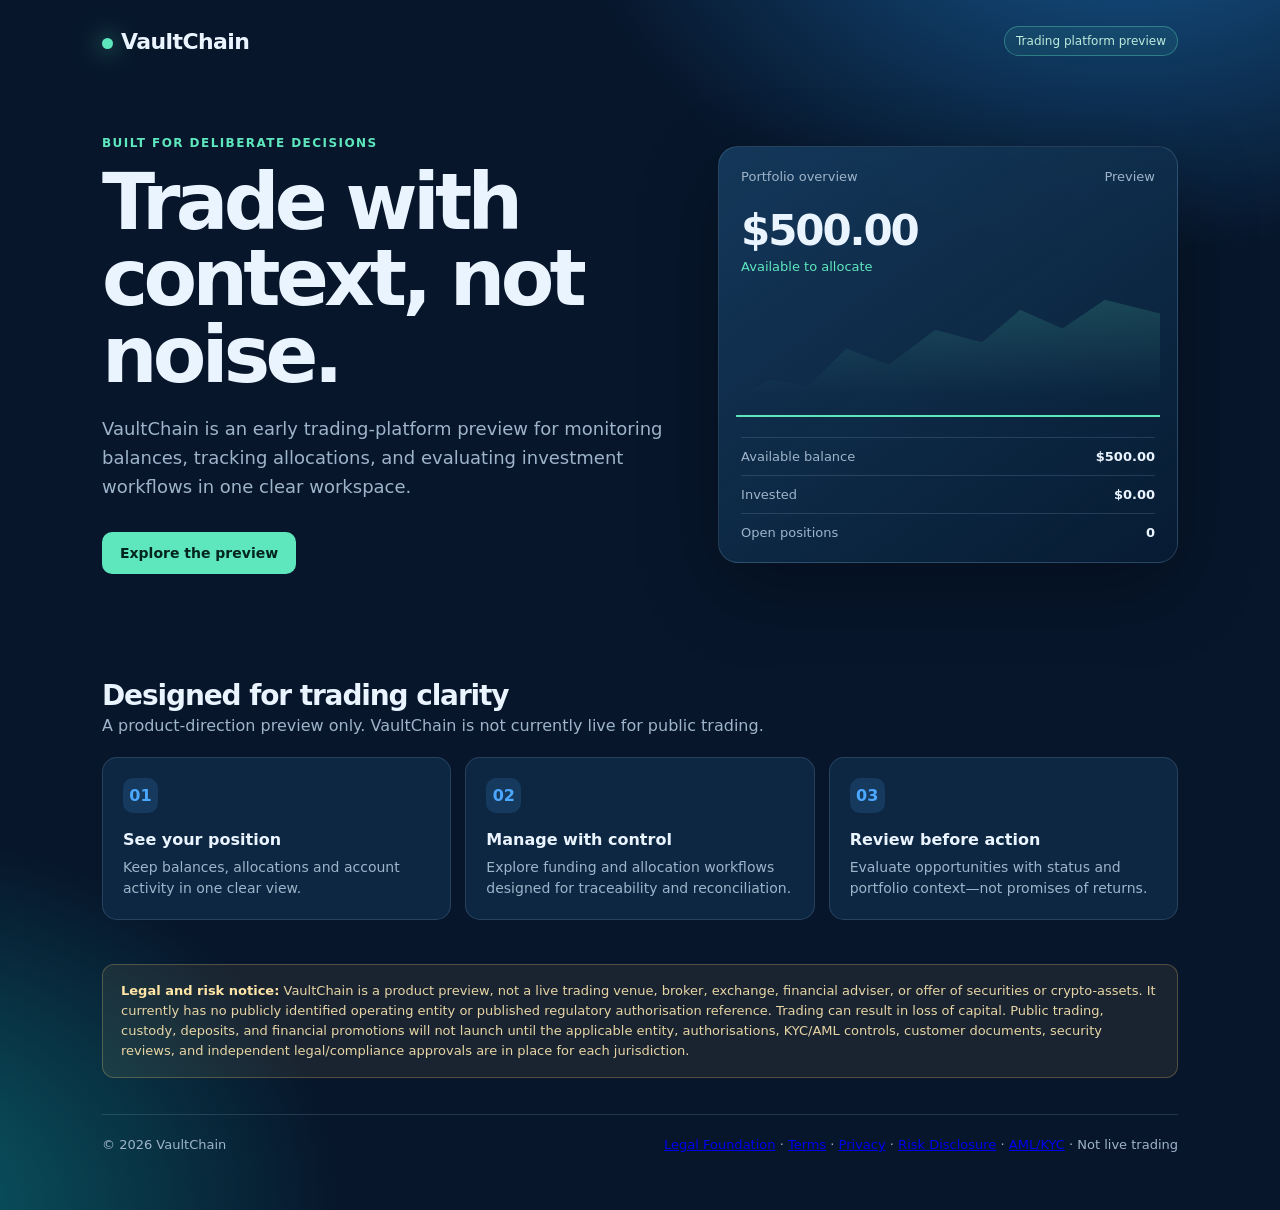
<file: index.html>
<!doctype html>
<html lang="en">
<head>
  <meta charset="utf-8" />
  <meta name="viewport" content="width=device-width, initial-scale=1" />
  <meta name="theme-color" content="#07162b" />
  <title>VaultChain — Trading Platform Preview</title>
  <style>
    :root{--ink:#eaf4ff;--muted:#9eb4ca;--navy:#07162b;--navy2:#0b2440;--blue:#4ca7ff;--mint:#5ee6bd;--card:rgba(15,43,72,.82);--line:rgba(173,211,242,.16)}
    *{box-sizing:border-box} body{margin:0;font-family:Inter,ui-sans-serif,system-ui,-apple-system,BlinkMacSystemFont,"Segoe UI",sans-serif;color:var(--ink);background:radial-gradient(900px 600px at 88% -10%,#16578f 0%,transparent 62%),radial-gradient(720px 580px at -10% 100%,#0a5f69 0%,transparent 65%),var(--navy);min-height:100vh}
    .shell{max-width:1120px;margin:auto;padding:26px 22px 58px}.nav{display:flex;justify-content:space-between;align-items:center;gap:18px}.brand{font-size:22px;font-weight:800;letter-spacing:-.6px}.brand i{display:inline-block;width:11px;height:11px;margin-right:8px;border-radius:50%;background:var(--mint);box-shadow:0 0 24px var(--mint)}.tag{font-size:12px;color:#bdebdc;border:1px solid rgba(94,230,189,.35);background:rgba(94,230,189,.08);padding:7px 11px;border-radius:999px}
    .hero{padding:80px 0 50px;display:grid;grid-template-columns:1.1fr .9fr;gap:54px;align-items:center}.eyebrow{color:var(--mint);font-weight:700;letter-spacing:.12em;font-size:12px;text-transform:uppercase}.hero h1{font-size:clamp(42px,7vw,78px);line-height:.98;letter-spacing:-.06em;margin:14px 0 22px}.hero p{font-size:18px;line-height:1.6;color:var(--muted);max-width:580px}.actions{display:flex;gap:12px;margin-top:30px;flex-wrap:wrap}.btn{border-radius:10px;padding:13px 18px;font-weight:750;text-decoration:none;font-size:14px}.primary{background:var(--mint);color:#03251f}.secondary{border:1px solid var(--line);color:var(--ink);background:rgba(255,255,255,.03)}
    .panel{border:1px solid var(--line);border-radius:20px;background:linear-gradient(145deg,rgba(21,58,93,.94),rgba(8,29,52,.88));box-shadow:0 25px 80px rgba(0,0,0,.3);padding:22px}.panel-head{display:flex;justify-content:space-between;color:var(--muted);font-size:13px}.amount{font-size:42px;font-weight:800;letter-spacing:-.05em;margin:22px 0 4px}.up{color:var(--mint);font-size:13px}.chart{height:125px;margin:18px -5px 20px;background:linear-gradient(180deg,rgba(94,230,189,.18),transparent 84%);clip-path:polygon(0 84%,8% 70%,17% 75%,26% 45%,36% 58%,47% 30%,58% 40%,67% 14%,77% 29%,87% 6%,100% 17%,100% 100%,0 100%);border-bottom:2px solid var(--mint)}.rows{display:grid;gap:11px}.row{display:flex;justify-content:space-between;padding-top:11px;border-top:1px solid var(--line);font-size:13px}.row span{color:var(--muted)}
    .grid{display:grid;grid-template-columns:repeat(3,1fr);gap:14px;margin-top:16px}.card{border:1px solid var(--line);border-radius:15px;background:var(--card);padding:20px}.icon{width:35px;height:35px;border-radius:10px;display:grid;place-items:center;background:rgba(76,167,255,.15);color:var(--blue);font-weight:800}.card h3{font-size:16px;margin:17px 0 8px}.card p{font-size:14px;line-height:1.5;color:var(--muted);margin:0}.section-title{font-size:28px;letter-spacing:-.04em;margin:55px 0 4px}.section-copy{color:var(--muted);margin:0 0 22px}.notice{margin-top:44px;padding:16px 18px;border-radius:12px;border:1px solid rgba(255,205,113,.25);background:rgba(255,205,113,.08);font-size:13px;line-height:1.55;color:#e7d5a5}.notice b{color:#ffe5a6}.footer{margin-top:36px;border-top:1px solid var(--line);padding-top:22px;color:var(--muted);font-size:13px;display:flex;justify-content:space-between;gap:15px;flex-wrap:wrap}
    @media(max-width:760px){.hero{grid-template-columns:1fr;padding-top:58px;gap:30px}.grid{grid-template-columns:1fr}.hero h1{font-size:51px}.panel{max-width:520px}.nav{align-items:flex-start;flex-direction:column;gap:12px}}
  </style>
</head>
<body>
  <main class="shell">
    <nav class="nav"><div class="brand"><i></i>VaultChain</div><div class="tag">Trading platform preview</div></nav>
    <section class="hero">
      <div><div class="eyebrow">Built for deliberate decisions</div><h1>Trade with context, not noise.</h1><p>VaultChain is an early trading-platform preview for monitoring balances, tracking allocations, and evaluating investment workflows in one clear workspace.</p><div class="actions"><a class="btn primary" href="#how">Explore the preview</a></div></div>
      <aside class="panel" aria-label="Illustrative portfolio card"><div class="panel-head"><span>Portfolio overview</span><span>Preview</span></div><div class="amount">$500.00</div><div class="up">Available to allocate</div><div class="chart"></div><div class="rows"><div class="row"><span>Available balance</span><b>$500.00</b></div><div class="row"><span>Invested</span><b>$0.00</b></div><div class="row"><span>Open positions</span><b>0</b></div></div></aside>
    </section>
    <section id="how"><h2 class="section-title">Designed for trading clarity</h2><p class="section-copy">A product-direction preview only. VaultChain is not currently live for public trading.</p><div class="grid"><article class="card"><div class="icon">01</div><h3>See your position</h3><p>Keep balances, allocations and account activity in one clear view.</p></article><article class="card"><div class="icon">02</div><h3>Manage with control</h3><p>Explore funding and allocation workflows designed for traceability and reconciliation.</p></article><article class="card"><div class="icon">03</div><h3>Review before action</h3><p>Evaluate opportunities with status and portfolio context—not promises of returns.</p></article></div></section>
    <div class="notice"><b>Legal and risk notice:</b> VaultChain is a product preview, not a live trading venue, broker, exchange, financial adviser, or offer of securities or crypto-assets. It currently has no publicly identified operating entity or published regulatory authorisation reference. Trading can result in loss of capital. Public trading, custody, deposits, and financial promotions will not launch until the applicable entity, authorisations, KYC/AML controls, customer documents, security reviews, and independent legal/compliance approvals are in place for each jurisdiction.</div>
    <footer class="footer"><span>© 2026 VaultChain</span><span><a href="legal-foundation.html">Legal Foundation</a> · <a href="terms.html">Terms</a> · <a href="privacy.html">Privacy</a> · <a href="risk.html">Risk Disclosure</a> · <a href="aml-kyc.html">AML/KYC</a> · Not live trading</span></footer>
  </main>
</body>
</html>
</file>
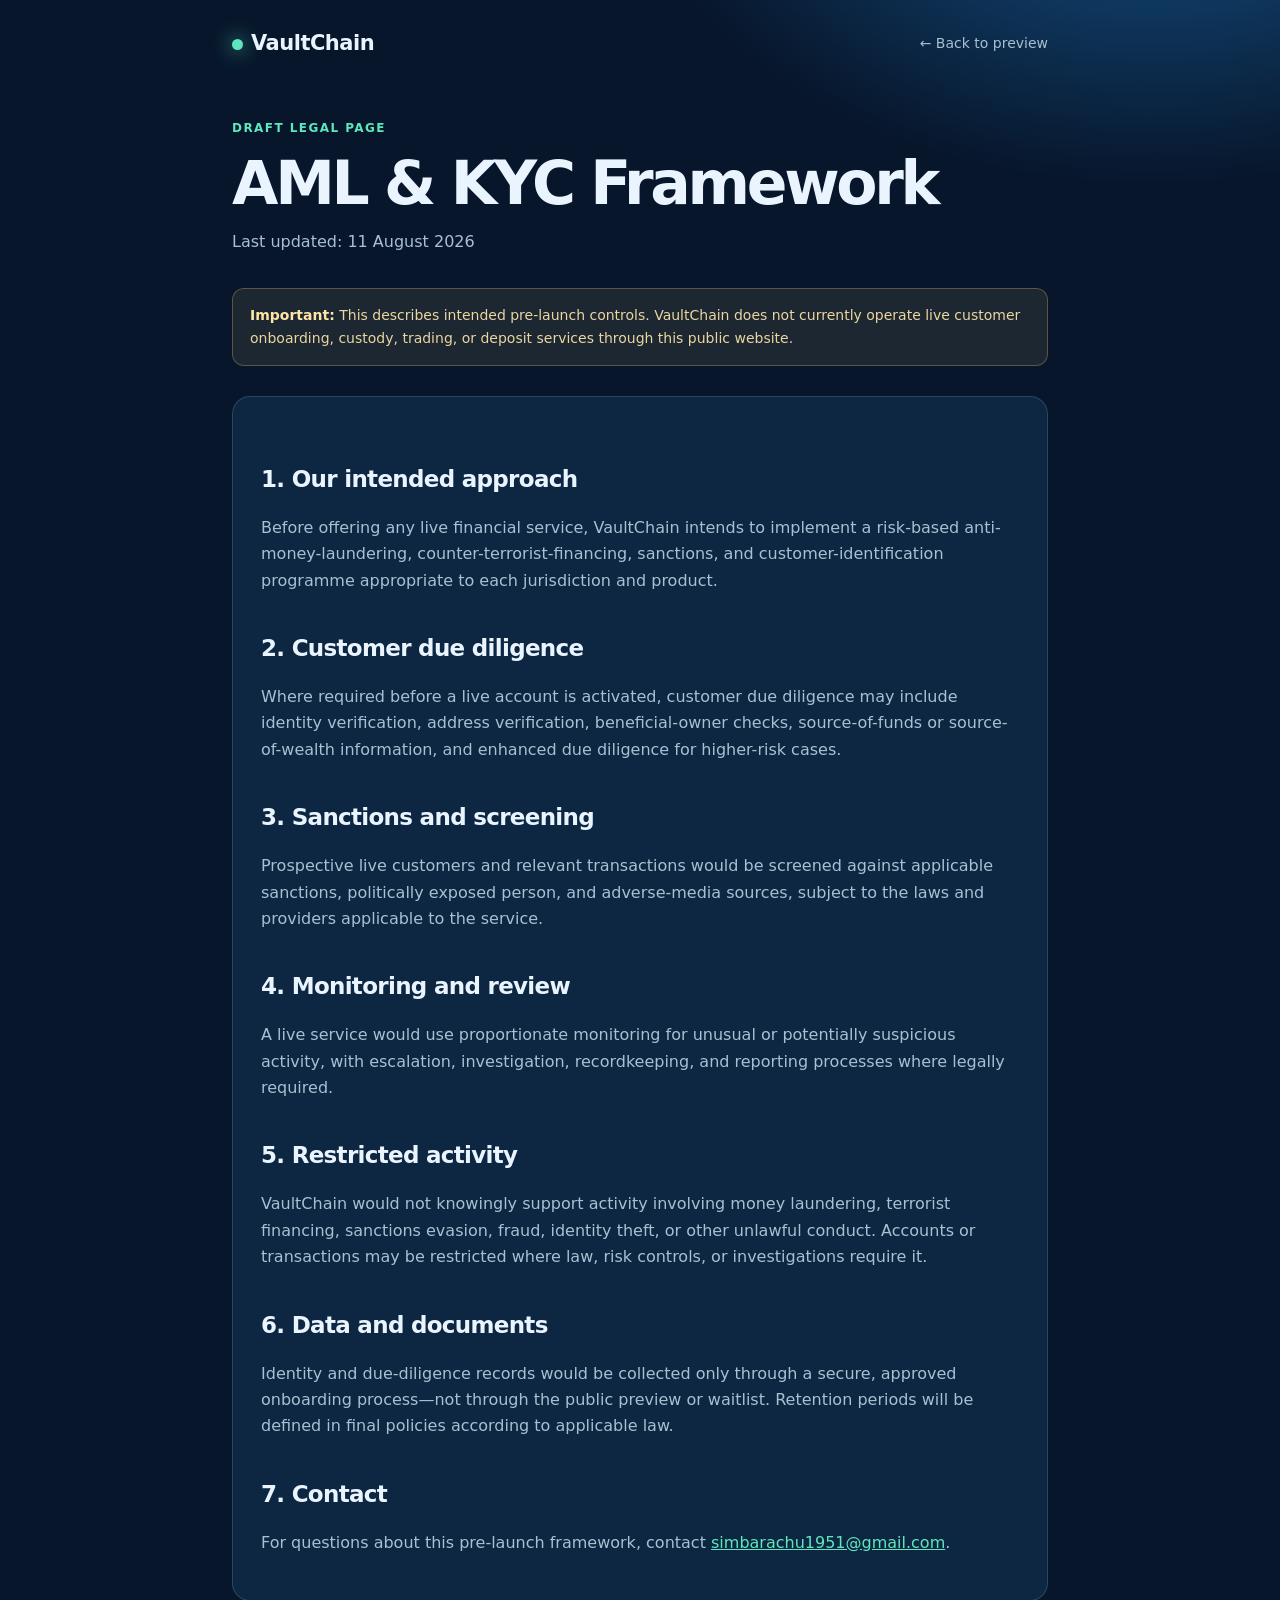
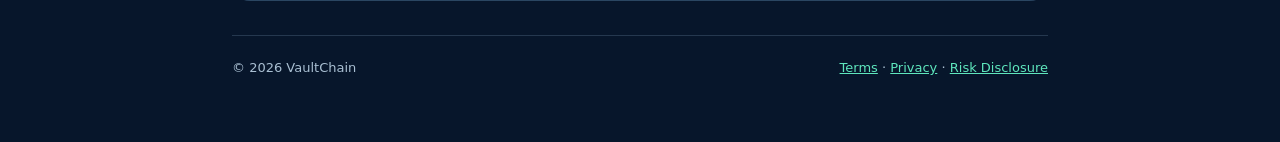
<file: aml-kyc.html>
<!doctype html><html lang="en"><head><meta charset="utf-8"><meta name="viewport" content="width=device-width,initial-scale=1"><title>AML & KYC Framework — VaultChain</title><link rel="stylesheet" href="legal.css"></head><body><main class="shell"><nav class="nav"><a class="brand" href="index.html"><i></i>VaultChain</a><a class="back" href="index.html">← Back to preview</a></nav><div class="eyebrow">Draft legal page</div><h1>AML &amp; KYC Framework</h1><p class="updated">Last updated: 11 August 2026</p><div class="notice"><b>Important:</b> This describes intended pre-launch controls. VaultChain does not currently operate live customer onboarding, custody, trading, or deposit services through this public website.</div><article class="content"><h2>1. Our intended approach</h2><p>Before offering any live financial service, VaultChain intends to implement a risk-based anti-money-laundering, counter-terrorist-financing, sanctions, and customer-identification programme appropriate to each jurisdiction and product.</p><h2>2. Customer due diligence</h2><p>Where required before a live account is activated, customer due diligence may include identity verification, address verification, beneficial-owner checks, source-of-funds or source-of-wealth information, and enhanced due diligence for higher-risk cases.</p><h2>3. Sanctions and screening</h2><p>Prospective live customers and relevant transactions would be screened against applicable sanctions, politically exposed person, and adverse-media sources, subject to the laws and providers applicable to the service.</p><h2>4. Monitoring and review</h2><p>A live service would use proportionate monitoring for unusual or potentially suspicious activity, with escalation, investigation, recordkeeping, and reporting processes where legally required.</p><h2>5. Restricted activity</h2><p>VaultChain would not knowingly support activity involving money laundering, terrorist financing, sanctions evasion, fraud, identity theft, or other unlawful conduct. Accounts or transactions may be restricted where law, risk controls, or investigations require it.</p><h2>6. Data and documents</h2><p>Identity and due-diligence records would be collected only through a secure, approved onboarding process—not through the public preview or waitlist. Retention periods will be defined in final policies according to applicable law.</p><h2>7. Contact</h2><p>For questions about this pre-launch framework, contact <a href="mailto:simbarachu1951@gmail.com?subject=VaultChain%20AML%20and%20KYC%20question">simbarachu1951@gmail.com</a>.</p></article><footer class="footer"><span>© 2026 VaultChain</span><span><a href="terms.html">Terms</a> · <a href="privacy.html">Privacy</a> · <a href="risk.html">Risk Disclosure</a></span></footer></main></body></html>
</file>
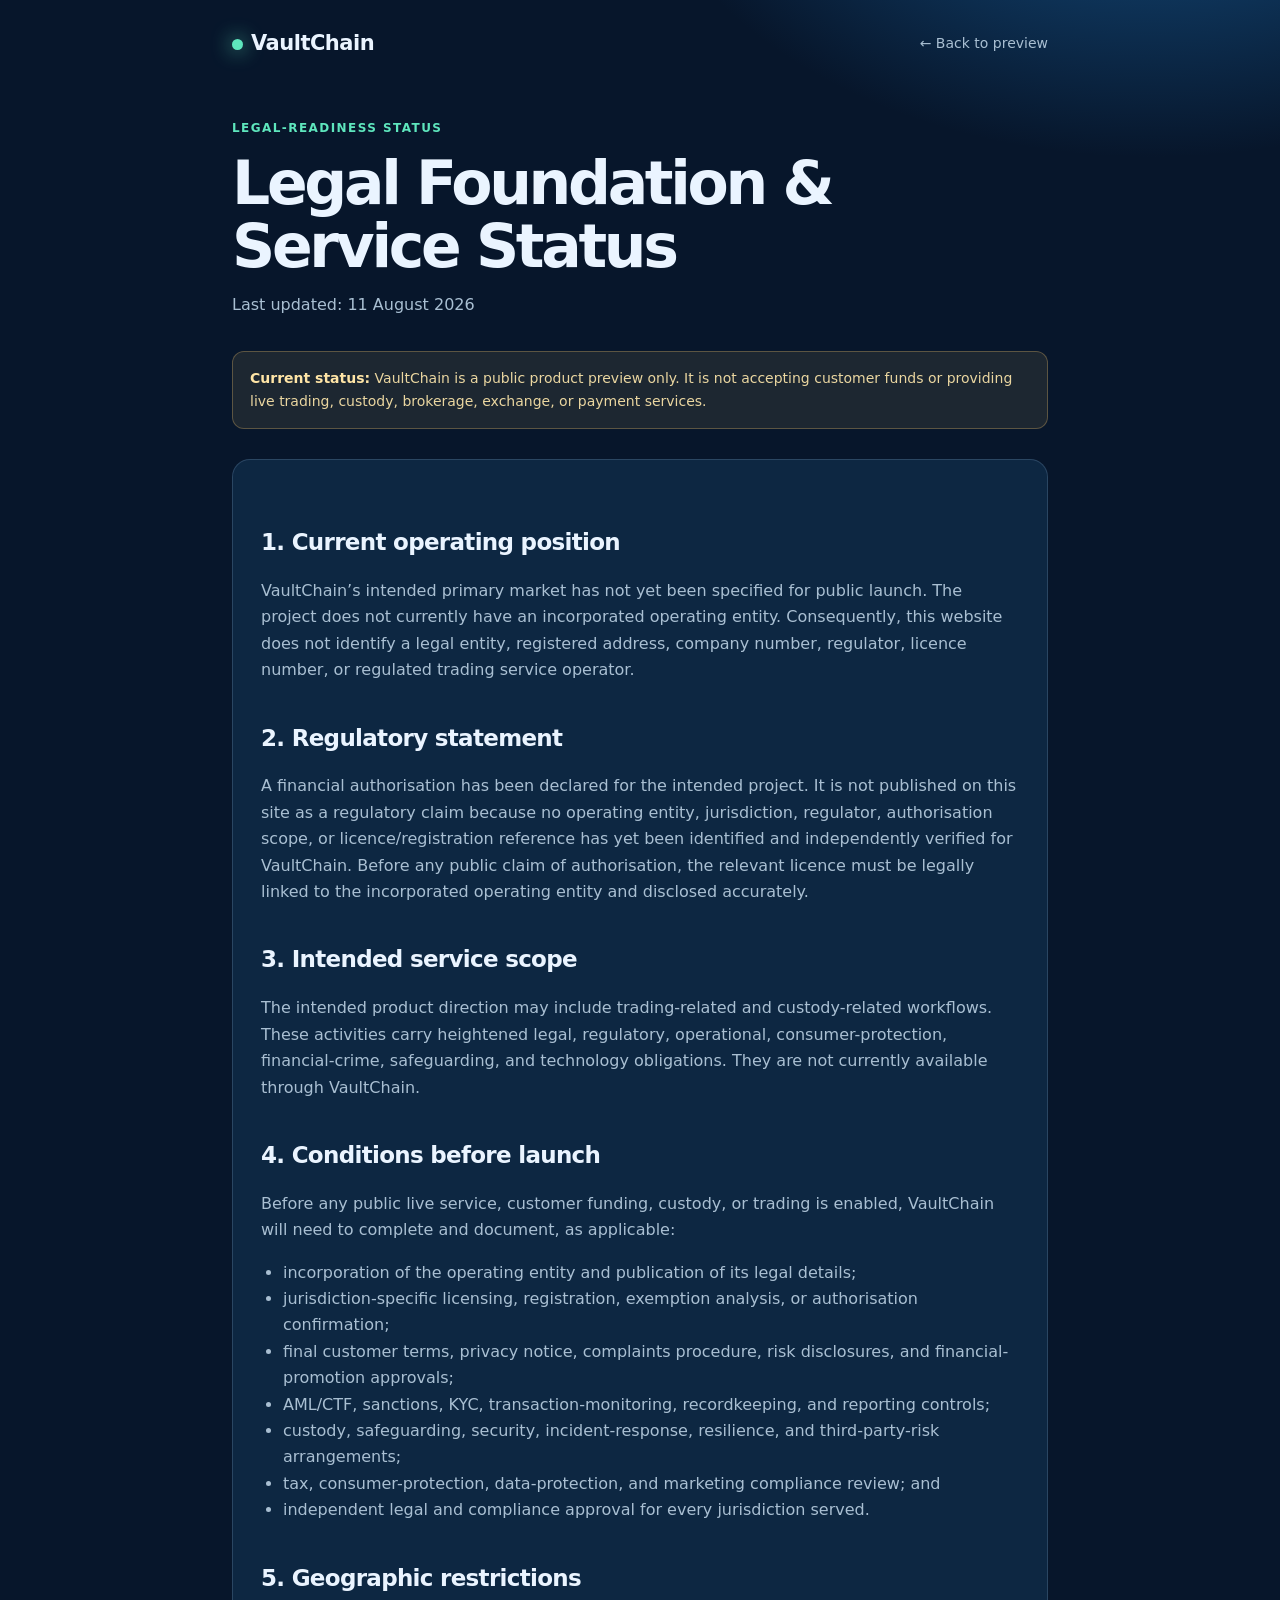
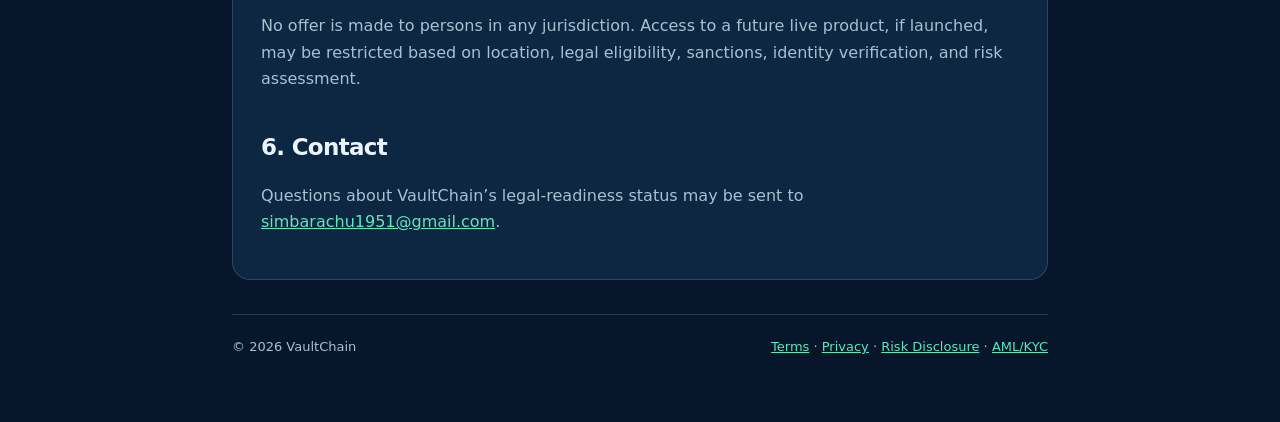
<file: legal-foundation.html>
<!doctype html><html lang="en"><head><meta charset="utf-8"><meta name="viewport" content="width=device-width,initial-scale=1"><title>Legal Foundation & Service Status — VaultChain</title><link rel="stylesheet" href="legal.css"></head><body><main class="shell"><nav class="nav"><a class="brand" href="index.html"><i></i>VaultChain</a><a class="back" href="index.html">← Back to preview</a></nav><div class="eyebrow">Legal-readiness status</div><h1>Legal Foundation &amp; Service Status</h1><p class="updated">Last updated: 11 August 2026</p><div class="notice"><b>Current status:</b> VaultChain is a public product preview only. It is not accepting customer funds or providing live trading, custody, brokerage, exchange, or payment services.</div><article class="content"><h2>1. Current operating position</h2><p>VaultChain’s intended primary market has not yet been specified for public launch. The project does not currently have an incorporated operating entity. Consequently, this website does not identify a legal entity, registered address, company number, regulator, licence number, or regulated trading service operator.</p><h2>2. Regulatory statement</h2><p>A financial authorisation has been declared for the intended project. It is not published on this site as a regulatory claim because no operating entity, jurisdiction, regulator, authorisation scope, or licence/registration reference has yet been identified and independently verified for VaultChain. Before any public claim of authorisation, the relevant licence must be legally linked to the incorporated operating entity and disclosed accurately.</p><h2>3. Intended service scope</h2><p>The intended product direction may include trading-related and custody-related workflows. These activities carry heightened legal, regulatory, operational, consumer-protection, financial-crime, safeguarding, and technology obligations. They are not currently available through VaultChain.</p><h2>4. Conditions before launch</h2><p>Before any public live service, customer funding, custody, or trading is enabled, VaultChain will need to complete and document, as applicable:</p><ul><li>incorporation of the operating entity and publication of its legal details;</li><li>jurisdiction-specific licensing, registration, exemption analysis, or authorisation confirmation;</li><li>final customer terms, privacy notice, complaints procedure, risk disclosures, and financial-promotion approvals;</li><li>AML/CTF, sanctions, KYC, transaction-monitoring, recordkeeping, and reporting controls;</li><li>custody, safeguarding, security, incident-response, resilience, and third-party-risk arrangements;</li><li>tax, consumer-protection, data-protection, and marketing compliance review; and</li><li>independent legal and compliance approval for every jurisdiction served.</li></ul><h2>5. Geographic restrictions</h2><p>No offer is made to persons in any jurisdiction. Access to a future live product, if launched, may be restricted based on location, legal eligibility, sanctions, identity verification, and risk assessment.</p><h2>6. Contact</h2><p>Questions about VaultChain’s legal-readiness status may be sent to <a href="mailto:simbarachu1951@gmail.com?subject=VaultChain%20legal%20foundation%20question">simbarachu1951@gmail.com</a>.</p></article><footer class="footer"><span>© 2026 VaultChain</span><span><a href="terms.html">Terms</a> · <a href="privacy.html">Privacy</a> · <a href="risk.html">Risk Disclosure</a> · <a href="aml-kyc.html">AML/KYC</a></span></footer></main></body></html>
</file>
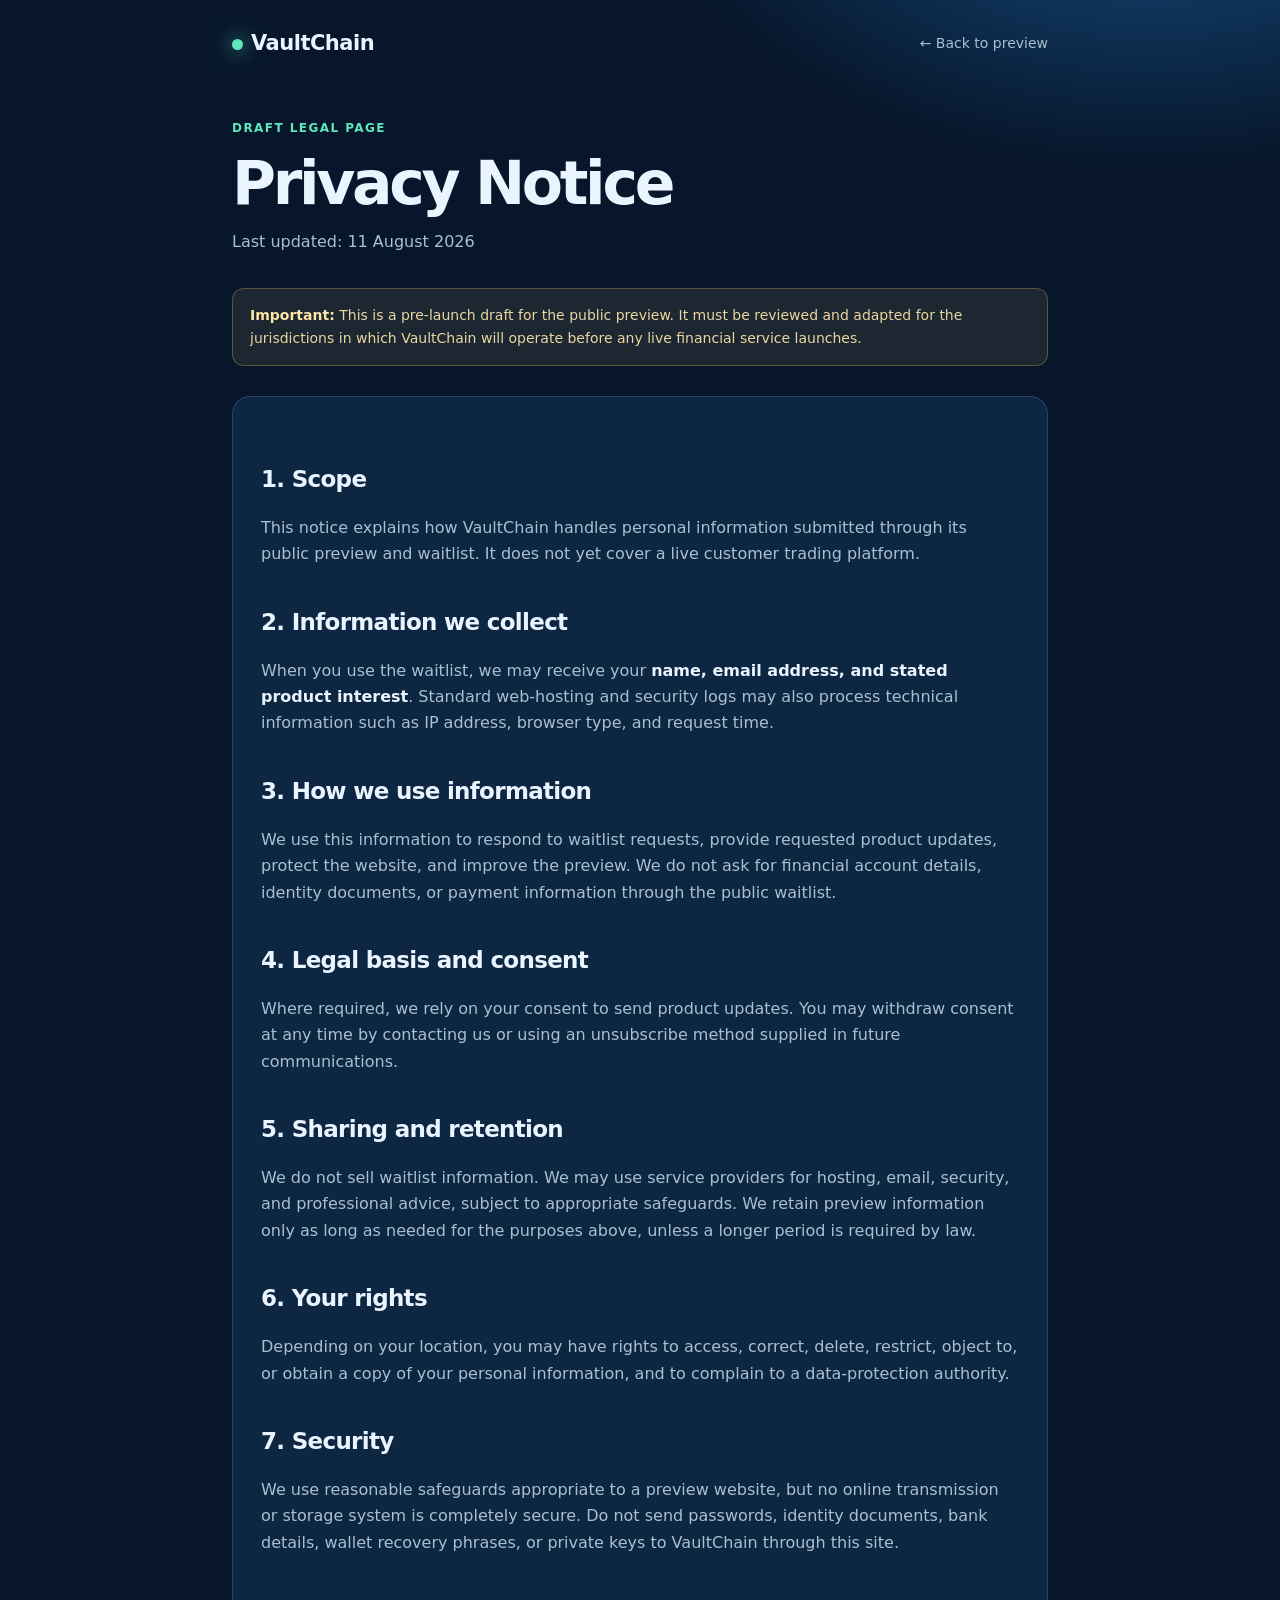
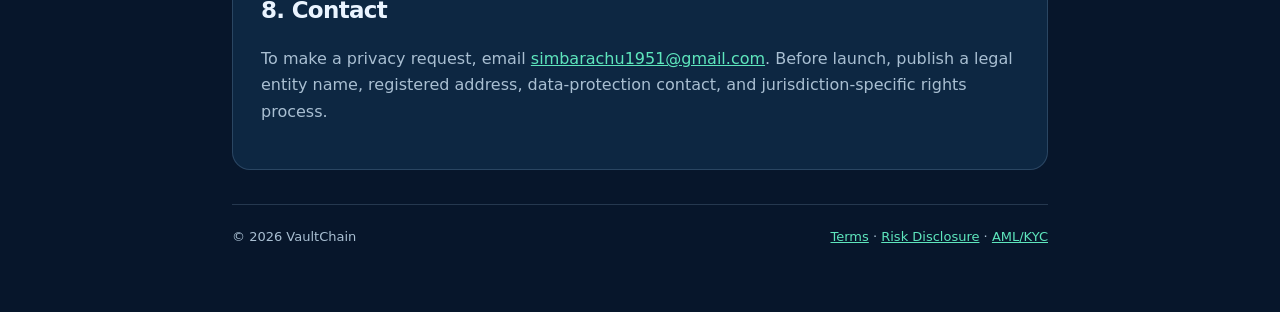
<file: privacy.html>
<!doctype html><html lang="en"><head><meta charset="utf-8"><meta name="viewport" content="width=device-width,initial-scale=1"><title>Privacy Notice — VaultChain</title><link rel="stylesheet" href="legal.css"></head><body><main class="shell"><nav class="nav"><a class="brand" href="index.html"><i></i>VaultChain</a><a class="back" href="index.html">← Back to preview</a></nav><div class="eyebrow">Draft legal page</div><h1>Privacy Notice</h1><p class="updated">Last updated: 11 August 2026</p><div class="notice"><b>Important:</b> This is a pre-launch draft for the public preview. It must be reviewed and adapted for the jurisdictions in which VaultChain will operate before any live financial service launches.</div><article class="content"><h2>1. Scope</h2><p>This notice explains how VaultChain handles personal information submitted through its public preview and waitlist. It does not yet cover a live customer trading platform.</p><h2>2. Information we collect</h2><p>When you use the waitlist, we may receive your <strong>name, email address, and stated product interest</strong>. Standard web-hosting and security logs may also process technical information such as IP address, browser type, and request time.</p><h2>3. How we use information</h2><p>We use this information to respond to waitlist requests, provide requested product updates, protect the website, and improve the preview. We do not ask for financial account details, identity documents, or payment information through the public waitlist.</p><h2>4. Legal basis and consent</h2><p>Where required, we rely on your consent to send product updates. You may withdraw consent at any time by contacting us or using an unsubscribe method supplied in future communications.</p><h2>5. Sharing and retention</h2><p>We do not sell waitlist information. We may use service providers for hosting, email, security, and professional advice, subject to appropriate safeguards. We retain preview information only as long as needed for the purposes above, unless a longer period is required by law.</p><h2>6. Your rights</h2><p>Depending on your location, you may have rights to access, correct, delete, restrict, object to, or obtain a copy of your personal information, and to complain to a data-protection authority.</p><h2>7. Security</h2><p>We use reasonable safeguards appropriate to a preview website, but no online transmission or storage system is completely secure. Do not send passwords, identity documents, bank details, wallet recovery phrases, or private keys to VaultChain through this site.</p><h2>8. Contact</h2><p>To make a privacy request, email <a href="mailto:simbarachu1951@gmail.com?subject=VaultChain%20privacy%20request">simbarachu1951@gmail.com</a>. Before launch, publish a legal entity name, registered address, data-protection contact, and jurisdiction-specific rights process.</p></article><footer class="footer"><span>© 2026 VaultChain</span><span><a href="terms.html">Terms</a> · <a href="risk.html">Risk Disclosure</a> · <a href="aml-kyc.html">AML/KYC</a></span></footer></main></body></html>
</file>
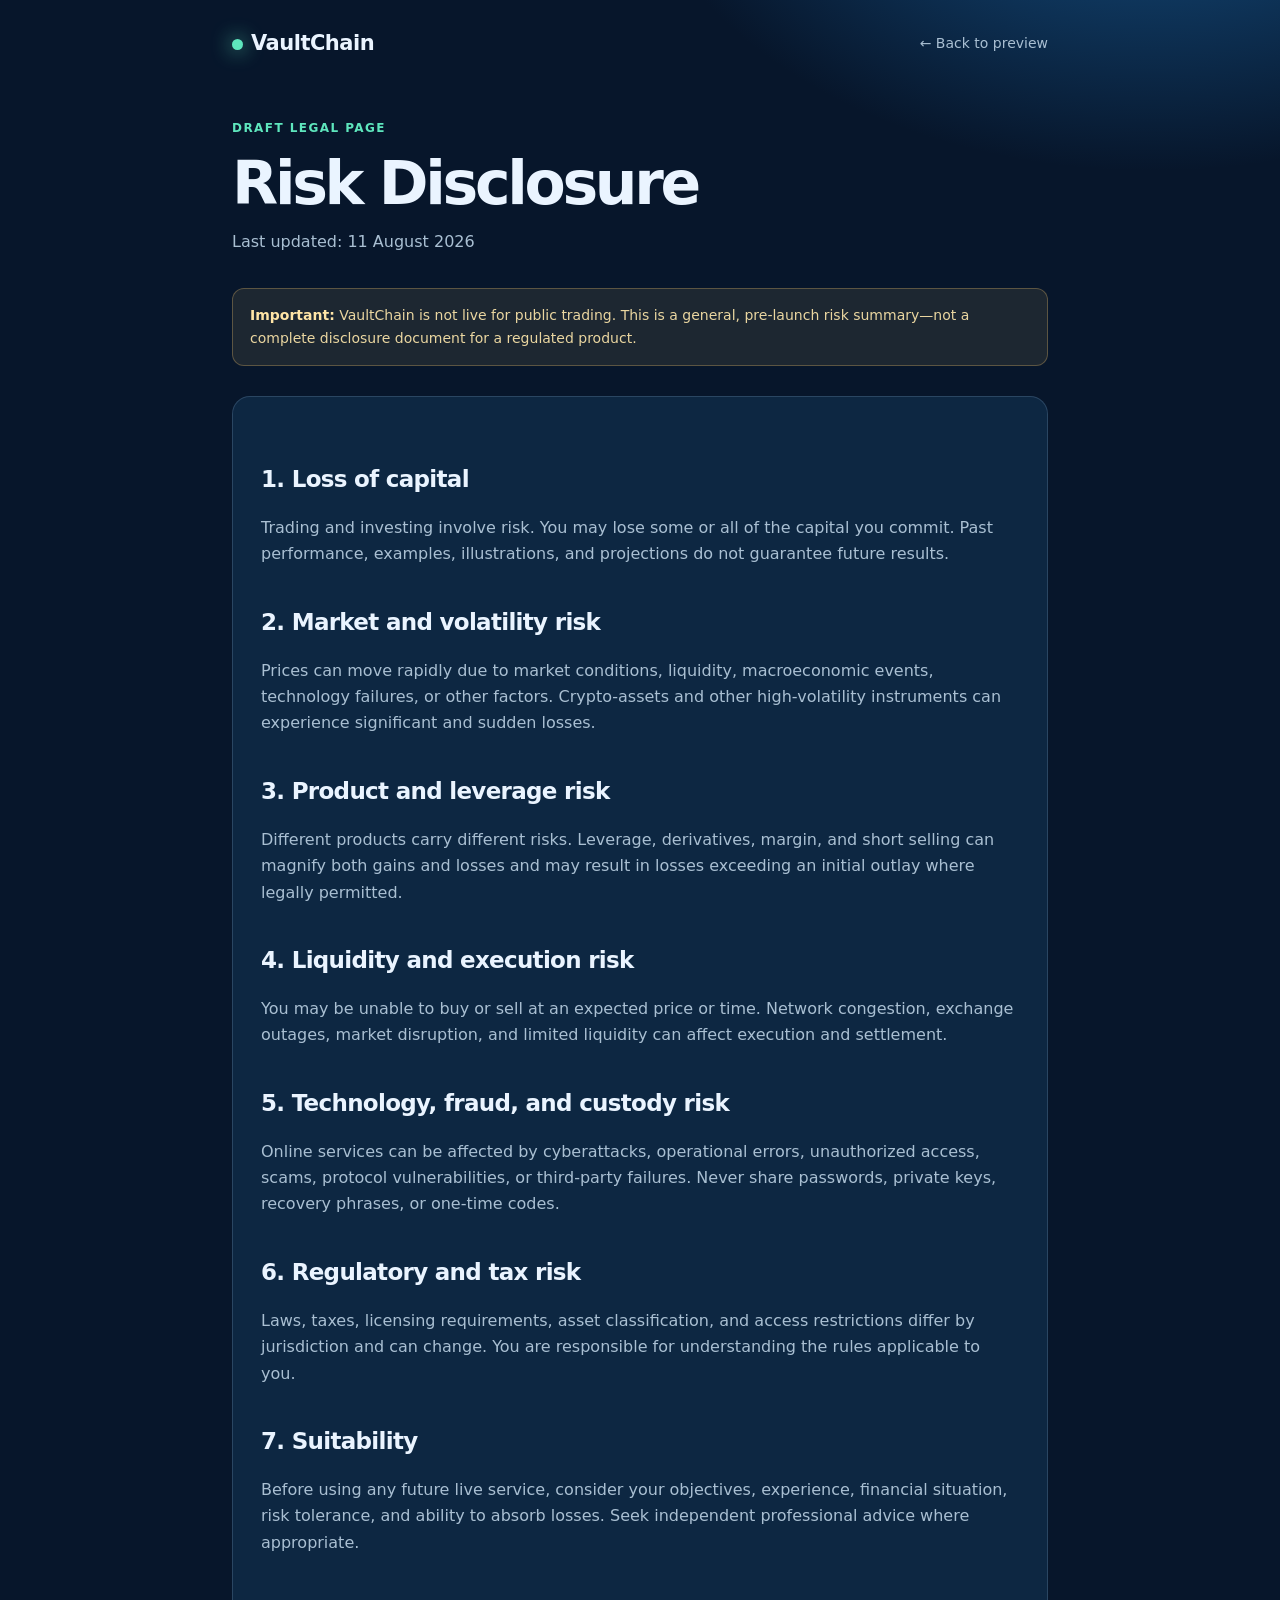
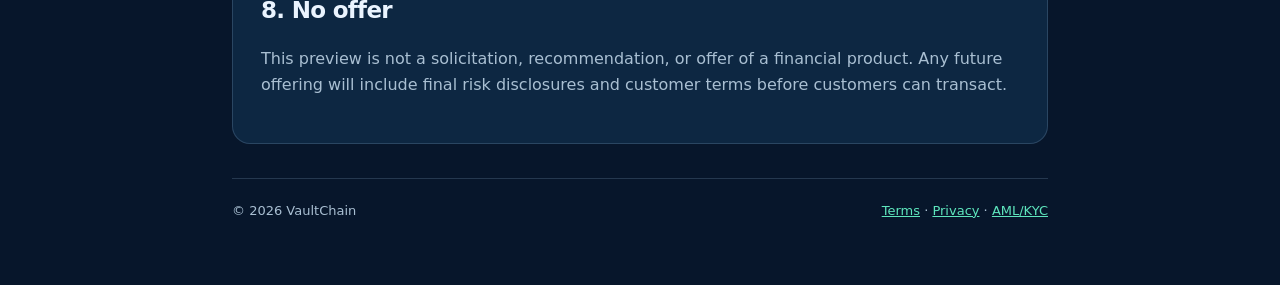
<file: risk.html>
<!doctype html><html lang="en"><head><meta charset="utf-8"><meta name="viewport" content="width=device-width,initial-scale=1"><title>Risk Disclosure — VaultChain</title><link rel="stylesheet" href="legal.css"></head><body><main class="shell"><nav class="nav"><a class="brand" href="index.html"><i></i>VaultChain</a><a class="back" href="index.html">← Back to preview</a></nav><div class="eyebrow">Draft legal page</div><h1>Risk Disclosure</h1><p class="updated">Last updated: 11 August 2026</p><div class="notice"><b>Important:</b> VaultChain is not live for public trading. This is a general, pre-launch risk summary—not a complete disclosure document for a regulated product.</div><article class="content"><h2>1. Loss of capital</h2><p>Trading and investing involve risk. You may lose some or all of the capital you commit. Past performance, examples, illustrations, and projections do not guarantee future results.</p><h2>2. Market and volatility risk</h2><p>Prices can move rapidly due to market conditions, liquidity, macroeconomic events, technology failures, or other factors. Crypto-assets and other high-volatility instruments can experience significant and sudden losses.</p><h2>3. Product and leverage risk</h2><p>Different products carry different risks. Leverage, derivatives, margin, and short selling can magnify both gains and losses and may result in losses exceeding an initial outlay where legally permitted.</p><h2>4. Liquidity and execution risk</h2><p>You may be unable to buy or sell at an expected price or time. Network congestion, exchange outages, market disruption, and limited liquidity can affect execution and settlement.</p><h2>5. Technology, fraud, and custody risk</h2><p>Online services can be affected by cyberattacks, operational errors, unauthorized access, scams, protocol vulnerabilities, or third-party failures. Never share passwords, private keys, recovery phrases, or one-time codes.</p><h2>6. Regulatory and tax risk</h2><p>Laws, taxes, licensing requirements, asset classification, and access restrictions differ by jurisdiction and can change. You are responsible for understanding the rules applicable to you.</p><h2>7. Suitability</h2><p>Before using any future live service, consider your objectives, experience, financial situation, risk tolerance, and ability to absorb losses. Seek independent professional advice where appropriate.</p><h2>8. No offer</h2><p>This preview is not a solicitation, recommendation, or offer of a financial product. Any future offering will include final risk disclosures and customer terms before customers can transact.</p></article><footer class="footer"><span>© 2026 VaultChain</span><span><a href="terms.html">Terms</a> · <a href="privacy.html">Privacy</a> · <a href="aml-kyc.html">AML/KYC</a></span></footer></main></body></html>
</file>
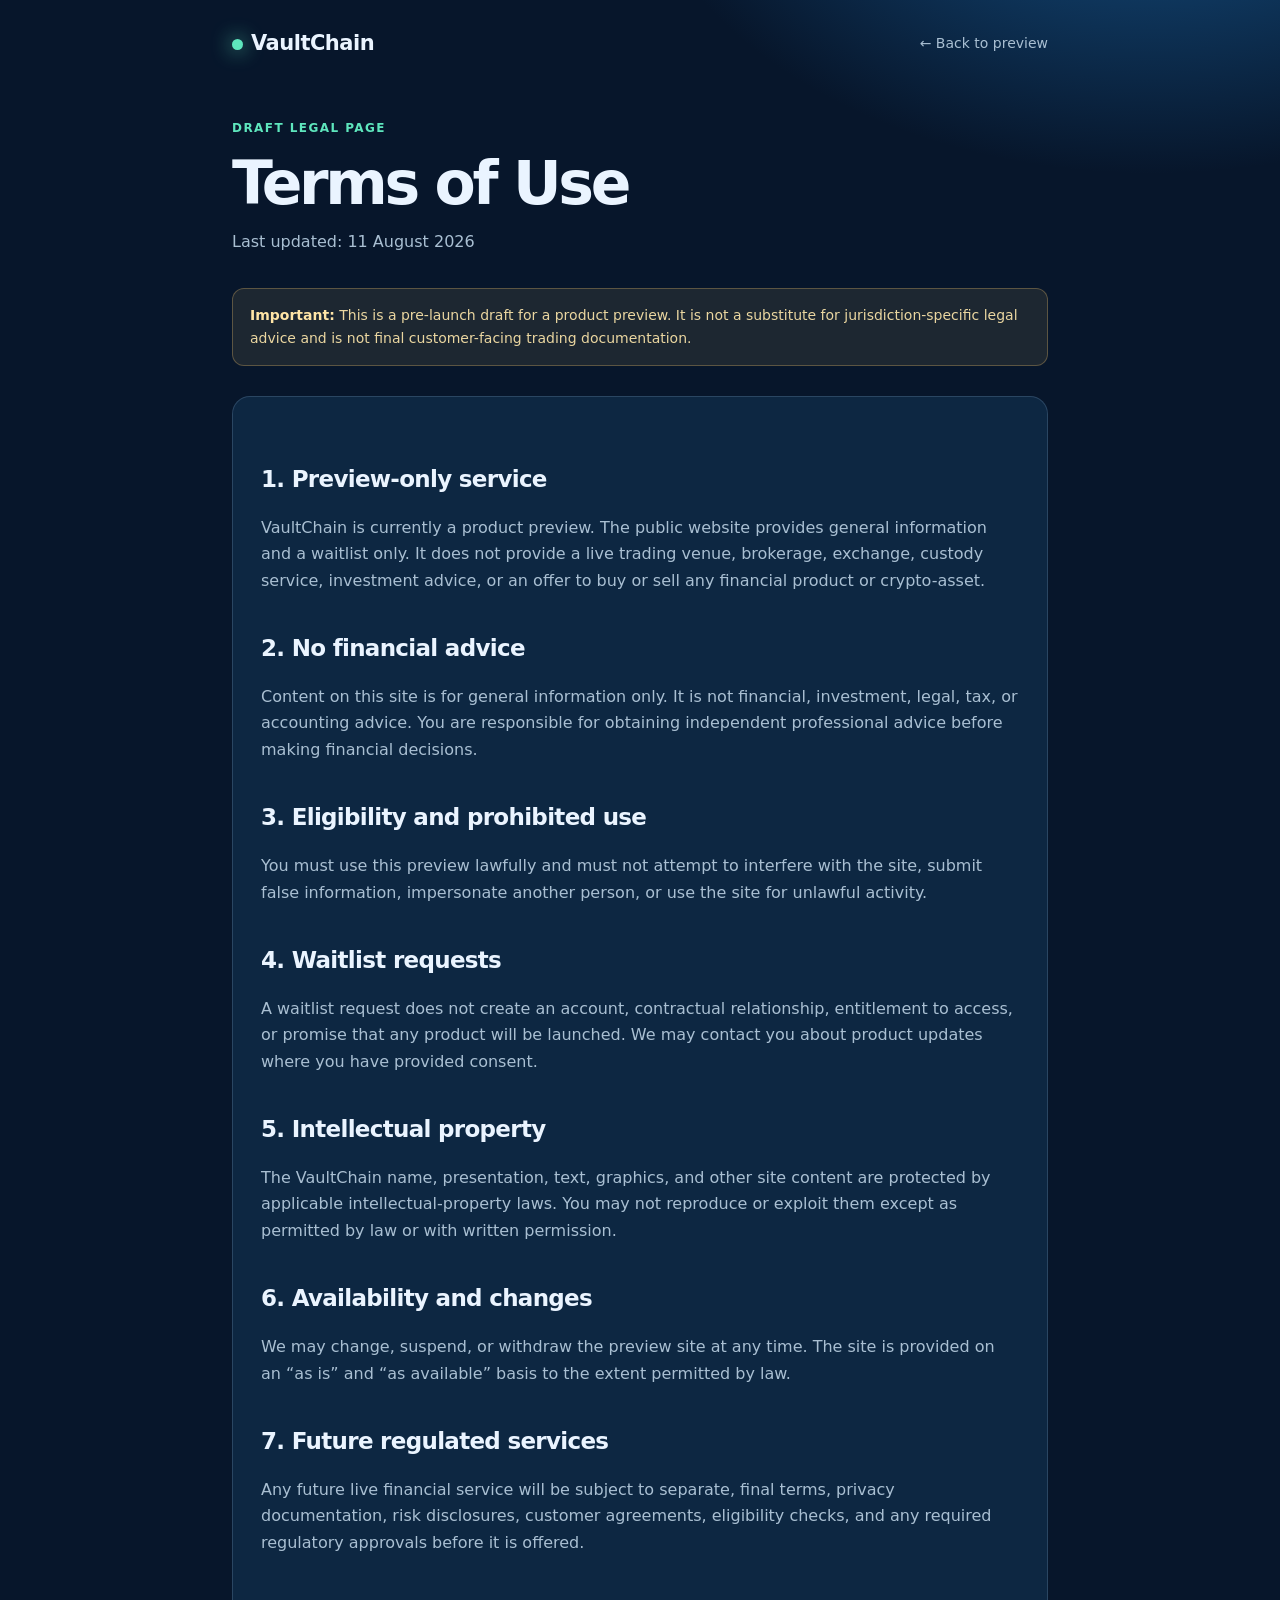
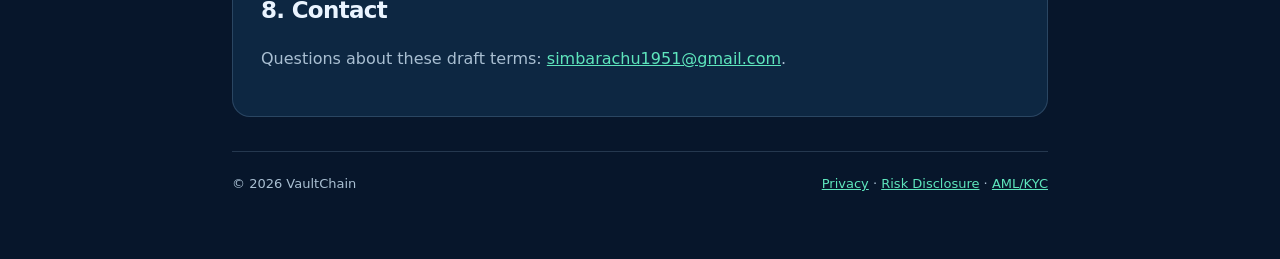
<file: terms.html>
<!doctype html><html lang="en"><head><meta charset="utf-8"><meta name="viewport" content="width=device-width,initial-scale=1"><title>Terms of Use — VaultChain</title><link rel="stylesheet" href="legal.css"></head><body><main class="shell"><nav class="nav"><a class="brand" href="index.html"><i></i>VaultChain</a><a class="back" href="index.html">← Back to preview</a></nav><div class="eyebrow">Draft legal page</div><h1>Terms of Use</h1><p class="updated">Last updated: 11 August 2026</p><div class="notice"><b>Important:</b> This is a pre-launch draft for a product preview. It is not a substitute for jurisdiction-specific legal advice and is not final customer-facing trading documentation.</div><article class="content"><h2>1. Preview-only service</h2><p>VaultChain is currently a product preview. The public website provides general information and a waitlist only. It does not provide a live trading venue, brokerage, exchange, custody service, investment advice, or an offer to buy or sell any financial product or crypto-asset.</p><h2>2. No financial advice</h2><p>Content on this site is for general information only. It is not financial, investment, legal, tax, or accounting advice. You are responsible for obtaining independent professional advice before making financial decisions.</p><h2>3. Eligibility and prohibited use</h2><p>You must use this preview lawfully and must not attempt to interfere with the site, submit false information, impersonate another person, or use the site for unlawful activity.</p><h2>4. Waitlist requests</h2><p>A waitlist request does not create an account, contractual relationship, entitlement to access, or promise that any product will be launched. We may contact you about product updates where you have provided consent.</p><h2>5. Intellectual property</h2><p>The VaultChain name, presentation, text, graphics, and other site content are protected by applicable intellectual-property laws. You may not reproduce or exploit them except as permitted by law or with written permission.</p><h2>6. Availability and changes</h2><p>We may change, suspend, or withdraw the preview site at any time. The site is provided on an “as is” and “as available” basis to the extent permitted by law.</p><h2>7. Future regulated services</h2><p>Any future live financial service will be subject to separate, final terms, privacy documentation, risk disclosures, customer agreements, eligibility checks, and any required regulatory approvals before it is offered.</p><h2>8. Contact</h2><p>Questions about these draft terms: <a href="mailto:simbarachu1951@gmail.com?subject=VaultChain%20terms%20question">simbarachu1951@gmail.com</a>.</p></article><footer class="footer"><span>© 2026 VaultChain</span><span><a href="privacy.html">Privacy</a> · <a href="risk.html">Risk Disclosure</a> · <a href="aml-kyc.html">AML/KYC</a></span></footer></main></body></html>
</file>
<file: legal.css>
:root{--ink:#eaf4ff;--muted:#a9bfd2;--navy:#07162b;--mint:#5ee6bd;--line:rgba(173,211,242,.18);--panel:rgba(15,43,72,.82)}*{box-sizing:border-box}body{margin:0;color:var(--ink);background:radial-gradient(850px 580px at 90% -10%,#16578f 0%,transparent 62%),var(--navy);font-family:Inter,ui-sans-serif,system-ui,-apple-system,BlinkMacSystemFont,"Segoe UI",sans-serif;line-height:1.65}.shell{max-width:860px;margin:auto;padding:26px 22px 64px}.nav{display:flex;justify-content:space-between;align-items:center;gap:18px;margin-bottom:58px}.brand{font-size:21px;font-weight:800;letter-spacing:-.5px;color:var(--ink);text-decoration:none}.brand i{display:inline-block;width:11px;height:11px;margin-right:8px;border-radius:50%;background:var(--mint);box-shadow:0 0 20px var(--mint)}.back{color:var(--muted);font-size:14px;text-decoration:none}.back:hover{color:var(--mint)}.eyebrow{font-size:12px;font-weight:750;letter-spacing:.12em;text-transform:uppercase;color:var(--mint)}h1{font-size:clamp(38px,6vw,60px);line-height:1.05;letter-spacing:-.055em;margin:14px 0 14px}h2{font-size:23px;letter-spacing:-.03em;margin:36px 0 8px}.updated{color:var(--muted);margin:0 0 32px}.notice{border:1px solid rgba(255,205,113,.28);background:rgba(255,205,113,.09);border-radius:12px;padding:15px 17px;color:#ead6a0;font-size:14px}.notice b{color:#ffe5a6}.content{margin-top:30px;padding:28px;border:1px solid var(--line);border-radius:18px;background:var(--panel)}p,li{color:var(--muted)}strong{color:var(--ink)}a{color:var(--mint)}ul{padding-left:22px}.footer{margin-top:34px;padding-top:21px;border-top:1px solid var(--line);color:var(--muted);font-size:13px;display:flex;gap:15px;justify-content:space-between;flex-wrap:wrap}@media(max-width:600px){.nav{margin-bottom:40px;align-items:flex-start;flex-direction:column}.content{padding:20px}}
</file>
